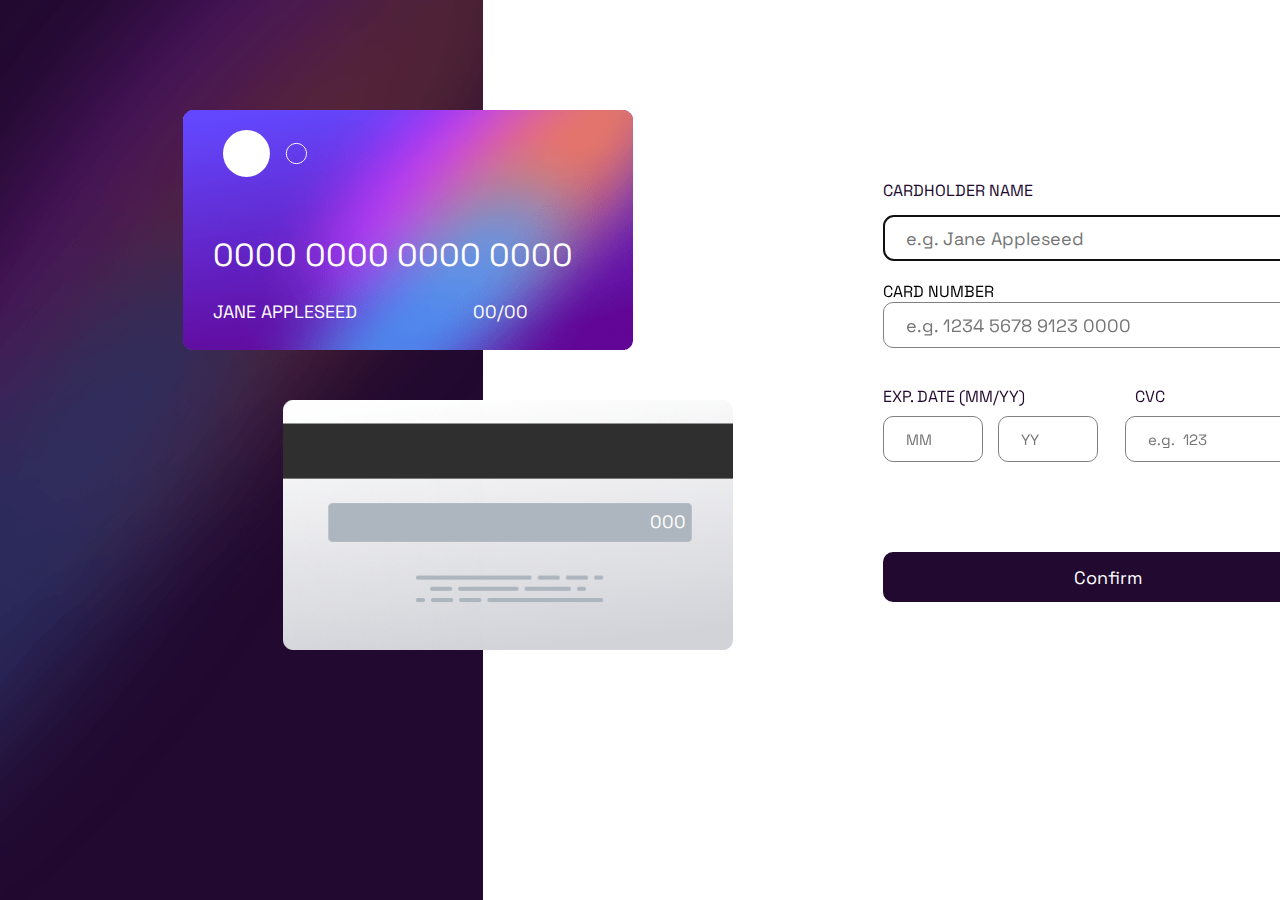
<file: index.html>
<!DOCTYPE html>
<html lang="en">
  <head>
    <meta charset="UTF-8" />
    <meta name="viewport" content="width=device-width, initial-scale=1.0" />
    <title>Document</title>
    <link rel="icon" href="images/favicon-32x32.png" />
    <link rel="stylesheet" href="style.css" />
  </head>
  <body>
    <div class="card-container">
      <img class="left-part" src="images/bg-main-desktop.png" alt="" />
      <div>
        <img class="card-front" src="images/bg-card-front.png" alt="" />
        <img class="card-logo" src="images/card-logo.svg" alt="" />
        <p class="card-no">0000 0000 0000 0000</p>
        <div class="card-personal-details">
          <p class="card-name">Jane Appleseed</p>
          <p class="validity">00/00</p>
        </div>
      </div>
      <img class="card-back" src="images/bg-card-back.png" alt="" />
      <p class="card-back-cv">000</p>
      <div class="card-details">
        <p class="card-holder">CardHolder Name</p>
        <input class="name" type="text" placeholder="e.g. Jane Appleseed" />
        <p class="card-text">Card Number</p>
        <input
          class="number"
          type="text"
          placeholder="e.g. 1234 5678 9123 0000"
        />
        <div><p class="card-no-error">Wrong format, numbers only</p></div>
        <div class="expiry-date">
          <p class="expiry">EXP. Date (MM/YY)</p>
          <p class="cvc">cvc</p>
        </div>
        <div class="date">
          <input class="date--month" type="text" placeholder="MM" />
          <input class="date--year" type="text" placeholder="YY" />
          <input class="CVC" type="text" placeholder="e.g.  123" />
        </div>
        <div class="card-error">
          <p class="date-error">Can't be blank</p>
          <p class="Cv-error">Can't be blank</p>
        </div>
        <button class="btn">Confirm</button>
      </div>
    </div>
    <script src="script.js"></script>
  </body>
</html>
</file>
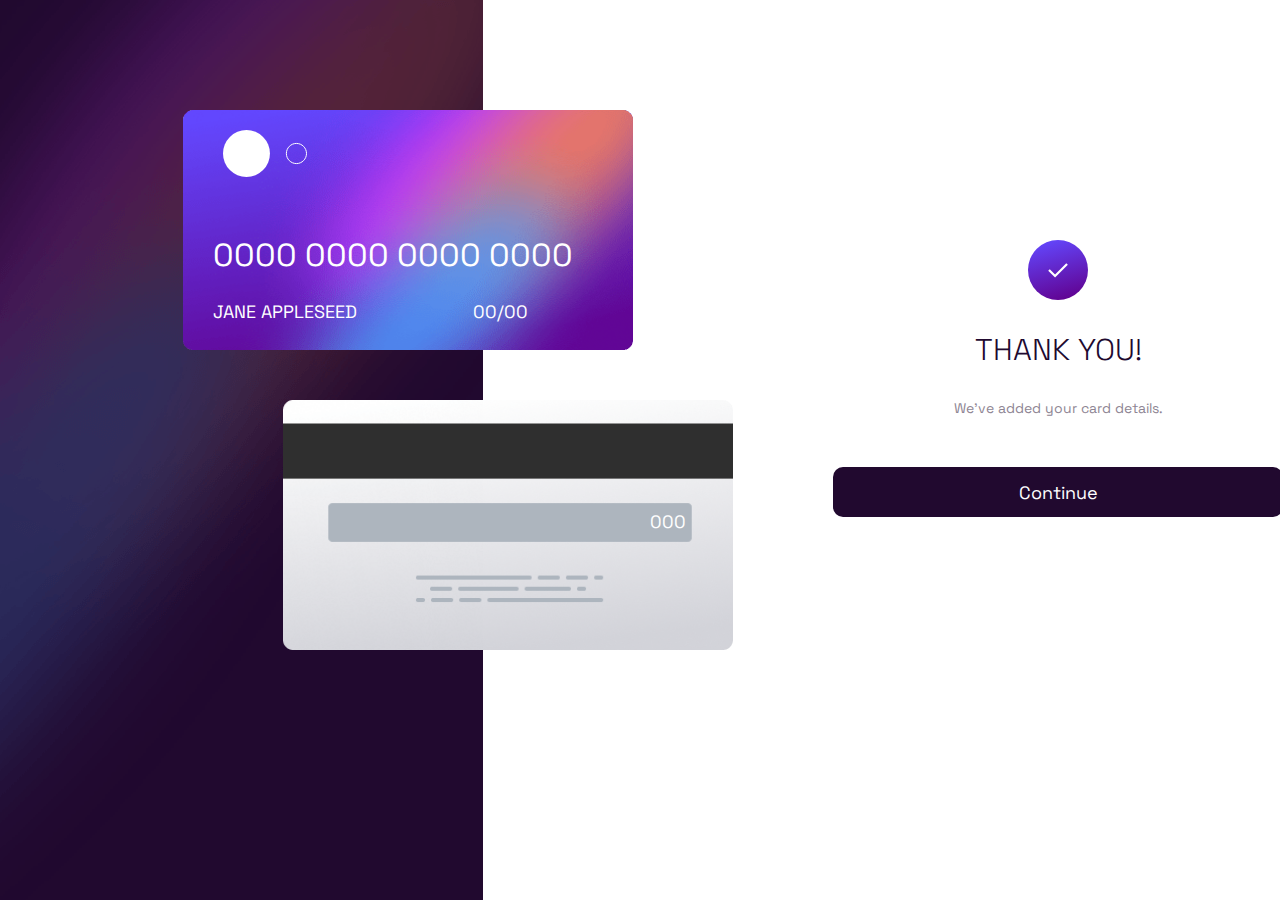
<file: thankyou.html>
<!DOCTYPE html>
<html lang="en">
  <head>
    <meta charset="UTF-8" />
    <meta name="viewport" content="width=device-width, initial-scale=1.0" />
    <title>Document</title>
    <link rel="stylesheet" href="style.css" />
  </head>
  <body>
    <div class="card-container">
      <img class="left-part" src="images/bg-main-desktop.png" alt="" />
      <div>
        <img class="card-front" src="images/bg-card-front.png" alt="" />
        <img class="card-logo" src="images/card-logo.svg" alt="" />
        <p class="card-no">0000 0000 0000 0000</p>
        <div class="card-personal-details">
          <p class="card-name">Jane Appleseed</p>
          <p class="validity">00/00</p>
        </div>
      </div>
      <img class="card-back" src="images/bg-card-back.png" alt="" />
      <p class="card-back-cv">000</p>

      <div class="thankyou__section">
        <img class="success_logo" src="images/icon-complete.svg" alt="" />
        <p class="msg">THANK YOU!</p>
        <p class="confirmation">We've added your card details.</p>
        <button class="btn">Continue</button>
      </div>
    </div>
  </body>
  <script src="script2.js"></script>
</html>
</file>
<file: style.css>
@import url("https://fonts.googleapis.com/css2?family=Hanken+Grotesk:wght@500&family=Josefin+Sans:wght@300;400;600&family=Outfit:wght@400;700&family=Plus+Jakarta+Sans:wght@500;800&family=Roboto:wght@400;700&family=Space+Grotesk:wght@500&display=swap");
* {
  box-sizing: border-box;
  margin: 0;
  font-family: "Space Grotesk", sans-serif;
}

.card-container {
  display: flex;
}

.left-part {
  height: 100vh;
  width: 500px;
}

.card-front {
  position: relative;
  height: 240px;
  width: 450px;
  margin-top: 110px;
  margin-left: -300px;
}

.card-logo {
  position: absolute;
  margin-left: -410px;
  margin-top: 130px;
}
.card-no {
  position: absolute;
  color: hsl(0, 0%, 100%);
  font-size: 32px;
  margin-top: -120px;
  margin-left: -270px;
}

.card-no-error {
  margin-top: -18px;
  font-size: 12px;
  color: hsl(0, 100%, 66%);
  margin-bottom: 20px;
  opacity: 0;
}

.card-personal-details {
  display: flex;
  justify-content: space-between;
}
.card-name {
  position: absolute;
  margin-top: -55px;
  margin-left: -270px;
  font-size: 18px;
  text-transform: uppercase;
  color: hsl(0, 0%, 100%);
}

.validity {
  position: absolute;
  margin-top: -55px;
  margin-left: -10px;
  font-size: 18px;
  color: hsl(0, 0%, 100%);
}
.card-back {
  position: relative;
  height: 250px;
  width: 450px;
  margin-top: 400px;
  margin-left: -350px;
}

.card-back-cv {
  position: absolute;
  margin-top: 510px;
  margin-left: 650px;
  font-size: 18px;
  color: hsl(0, 0%, 100%);
  height: fit-content;
}

.card-details {
  display: flex;
  flex-direction: column;
  margin-left: 150px;
  margin-top: 180px;
}

.card-details input {
  height: 30px;
  width: 450px;
  font-size: 18px;
  margin-bottom: 20px;
  padding: 22px;
  border: 1px solid gray;
  border-radius: 10px;
  cursor: pointer;
}

/* .card-details input:focus {
  border-image-source: linear-gradient(hsl(249, 99%, 64%), hsl(278, 94%, 30%));
  border-width: 5pt;
  border-image-slice: 1;
} */

.card-holder {
  text-transform: uppercase;
  font-size: 16px;
  height: 25px;
  margin-bottom: 10px;
  color: hsl(278, 68%, 11%);
}

.card-text {
  text-transform: uppercase;
}

.card-number {
  text-transform: uppercase;
  font-size: 16px;
  height: 25px;
  margin-bottom: 10px;
  color: hsl(278, 68%, 11%);
}

.expiry-date {
  display: flex;
  text-transform: uppercase;
  height: 30px;
  color: hsl(278, 68%, 11%);
}
.expiry {
  margin-right: 110px;
  text-transform: uppercase;
}
.date {
  display: flex;
  flex-direction: row;
  height: 50px;
}
.cvc {
  text-transform: uppercase;
}

.date-error,
.Cv-error {
  font-size: 12px;
  color: hsl(0, 100%, 66%);
  margin-bottom: 20px;
  opacity: 0;
}

.card-error {
  display: flex;
  gap: 165px;
  font-size: 12px;
  color: red;
  opacity: 1;
}
.date input {
  width: 100px;
  font-size: 15px;
  margin-right: 15px;
}

.date .CVC {
  width: 210px;
  margin-left: 12px;
}

.btn {
  height: 50px;
  width: 450px;
  margin-top: 50px;
  font-size: 18px;
  border-radius: 10px;
  border: none;
  color: hsl(0, 0%, 100%);
  background-color: hsl(278, 68%, 11%);
}

/************************ thankyou Page *****************/
.thankyou__section {
  display: flex;
  flex-direction: column;
  margin-top: 240px;
  margin-left: 100px;
  align-items: center;
}

.success_logo {
  height: 60px;
  width: 60px;
  margin-bottom: 30px;
}

.msg {
  font-size: 30px;
  color: hsl(278, 68%, 11%);
  font-weight: 100;
  margin-bottom: 30px;
  font-family: "Space Grotesk", sans-serif;
  font-stretch: expanded;
}

.confirmation {
  font-size: 14px;
  color: hsl(279, 6%, 55%);
}
</file>
